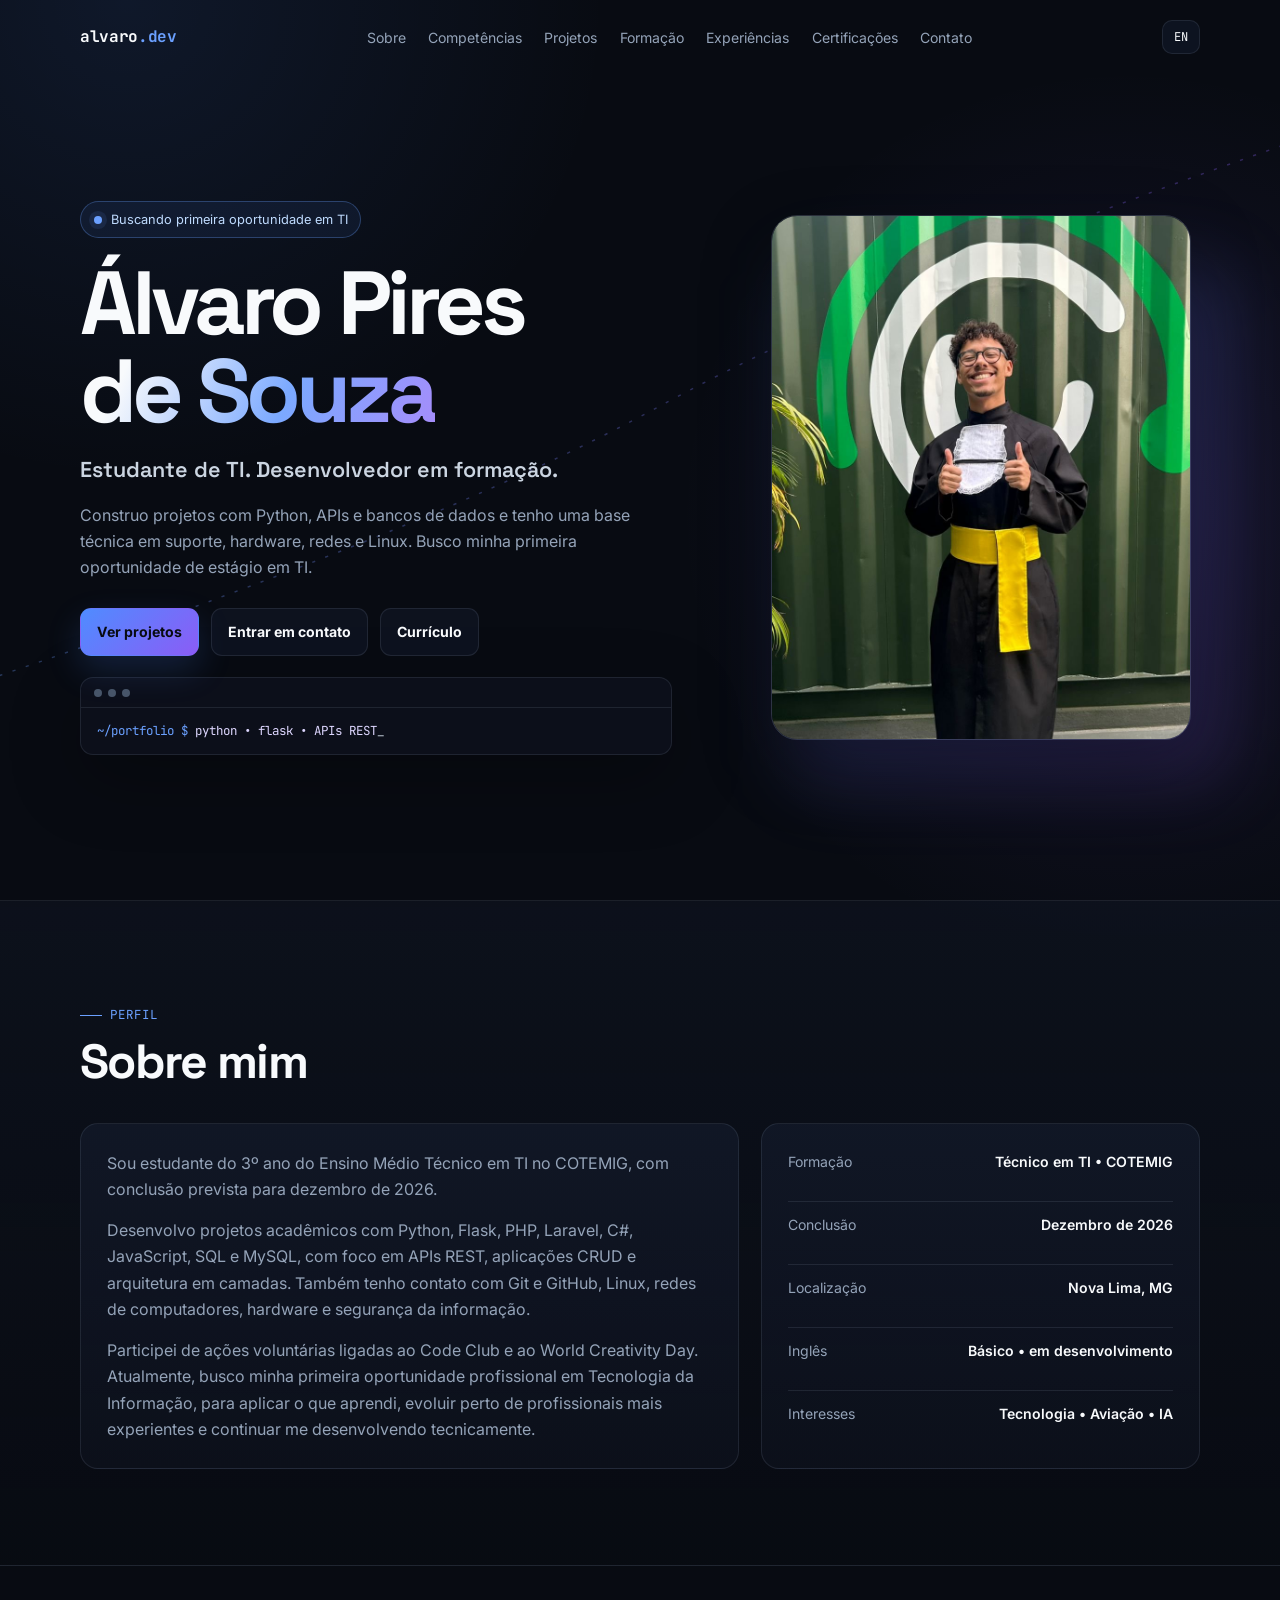
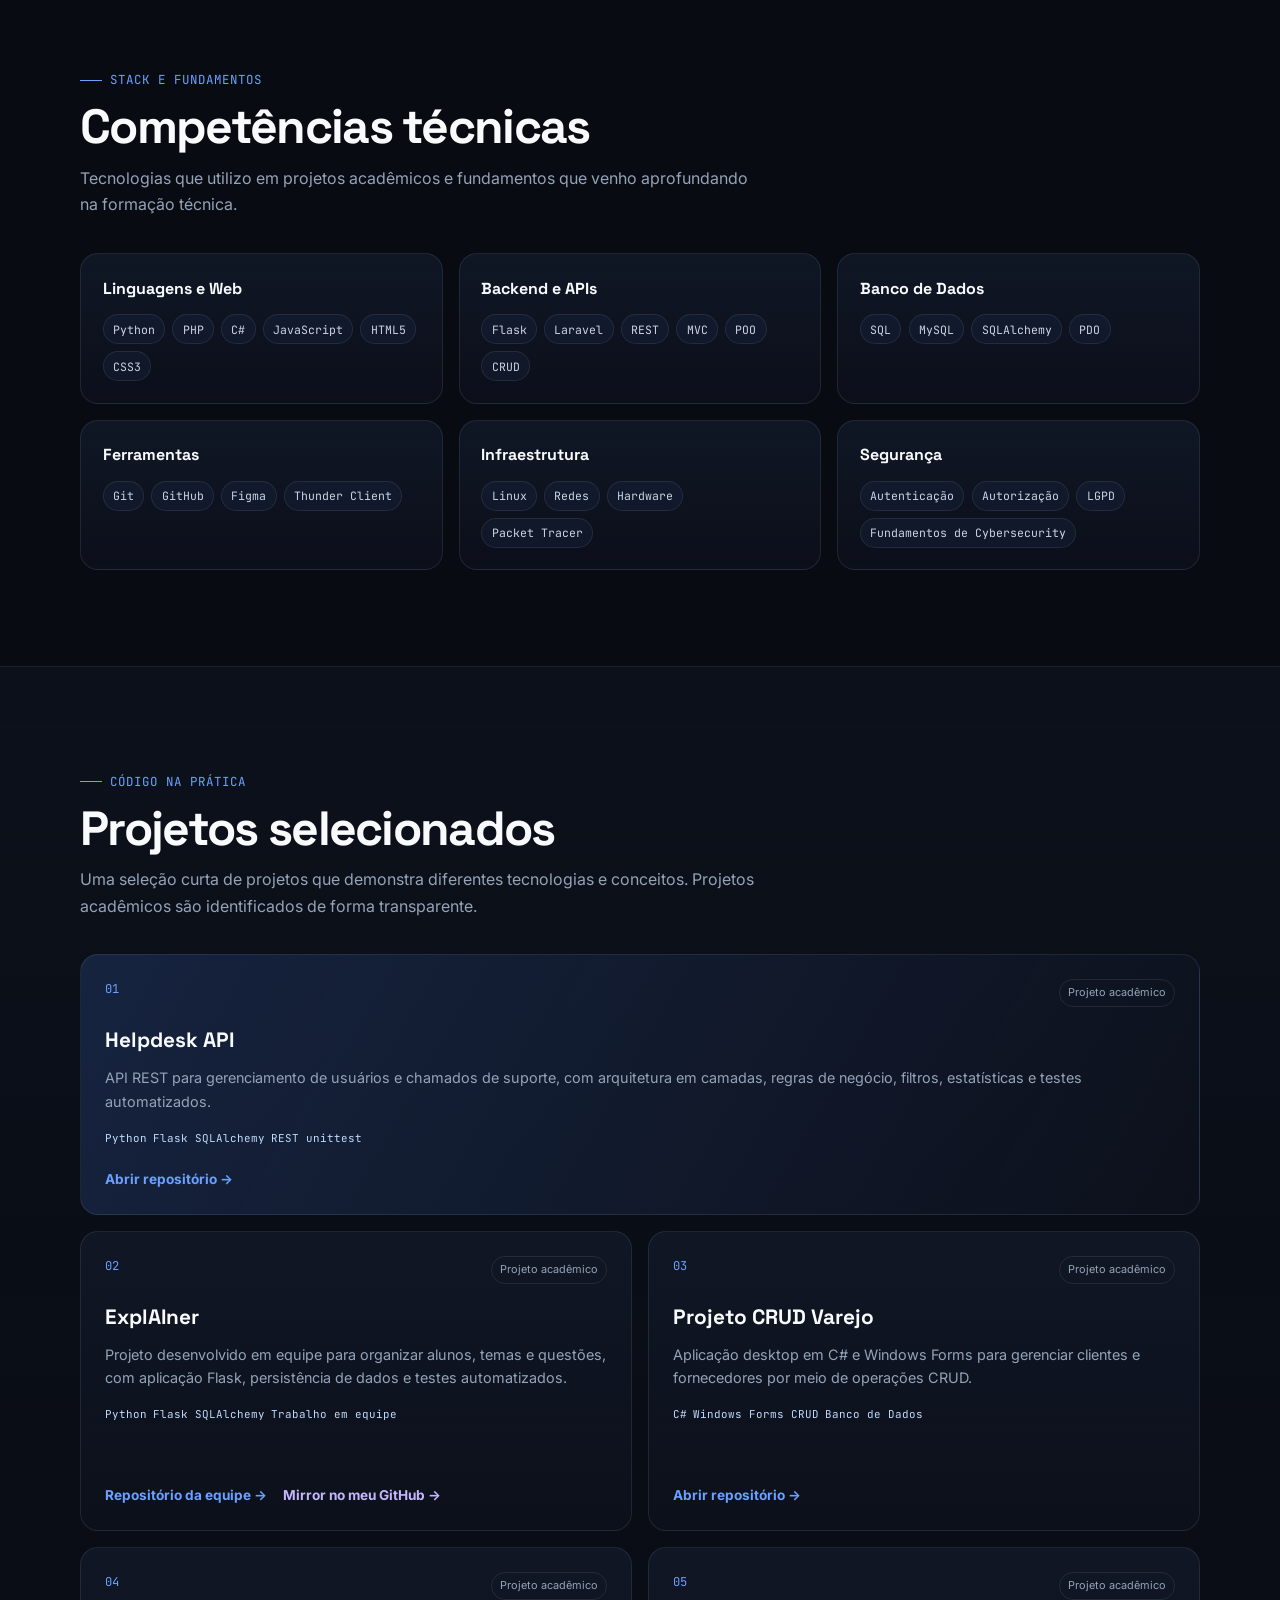
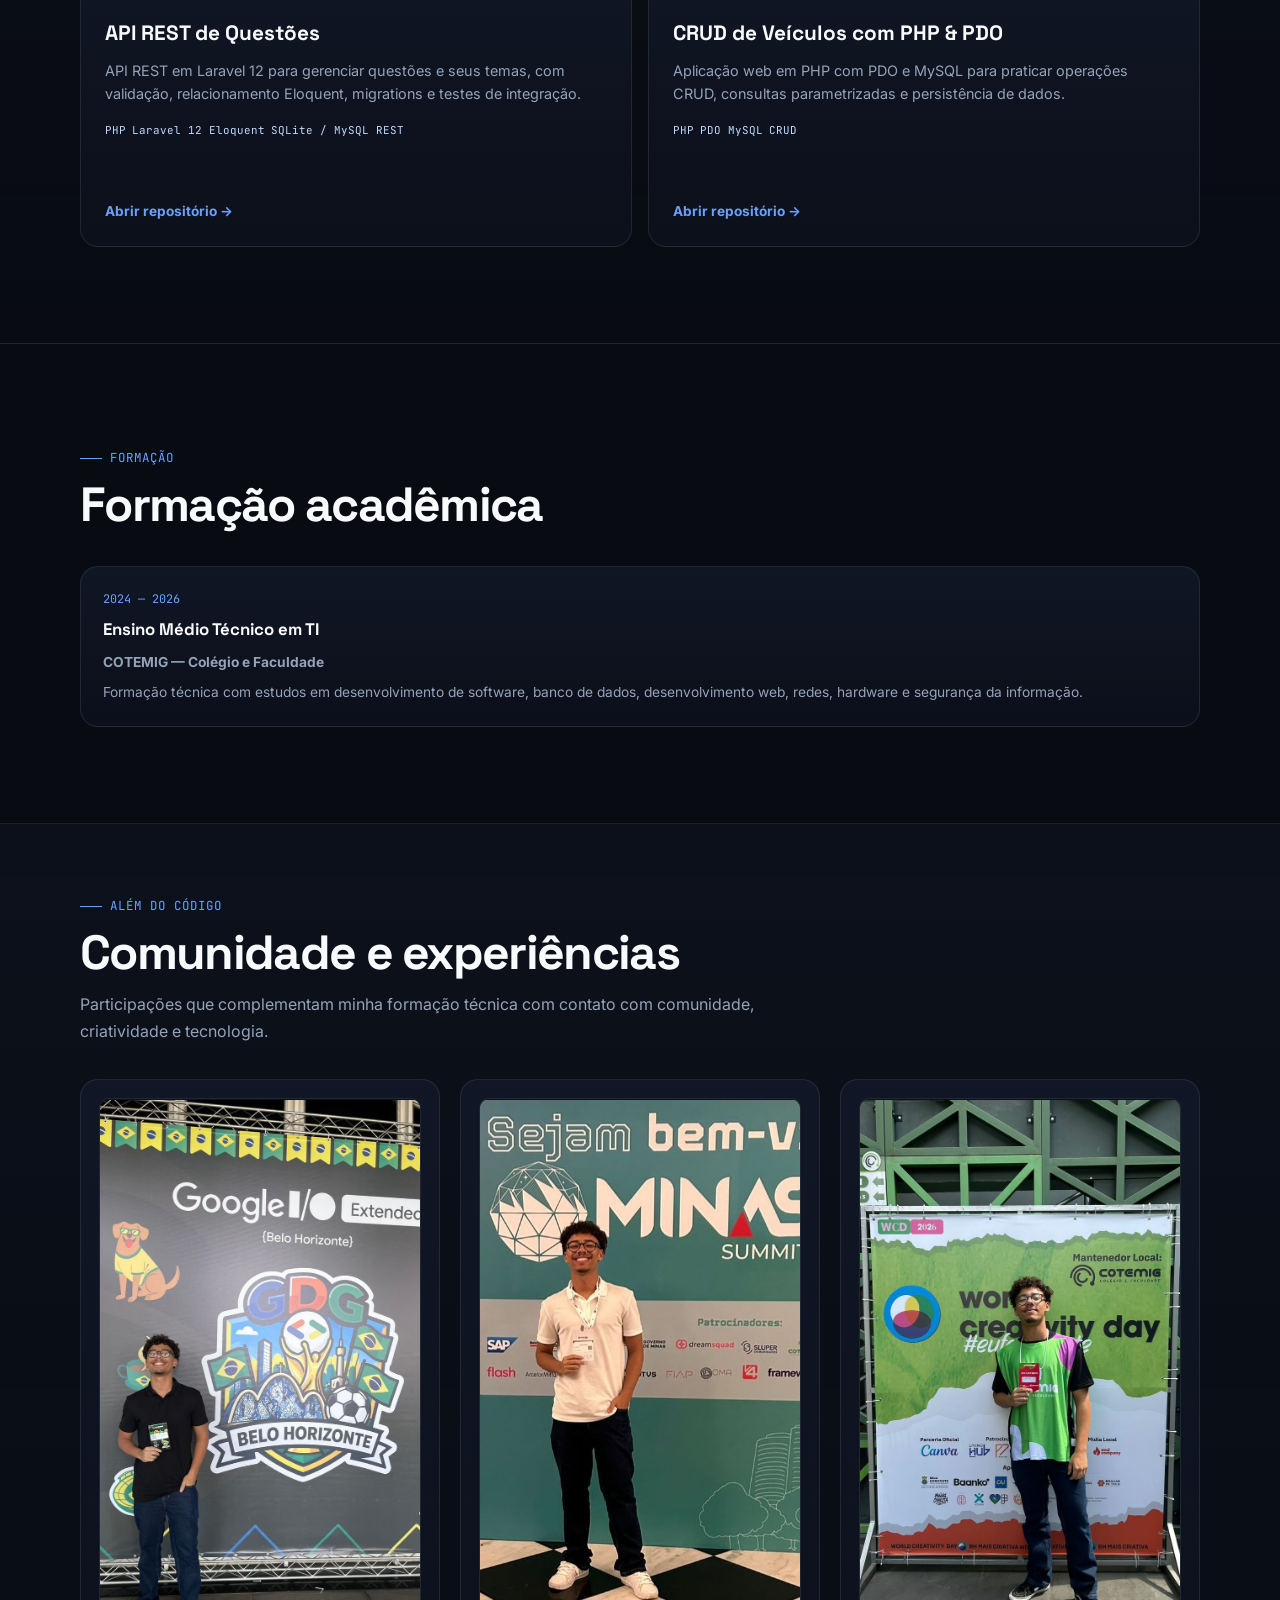
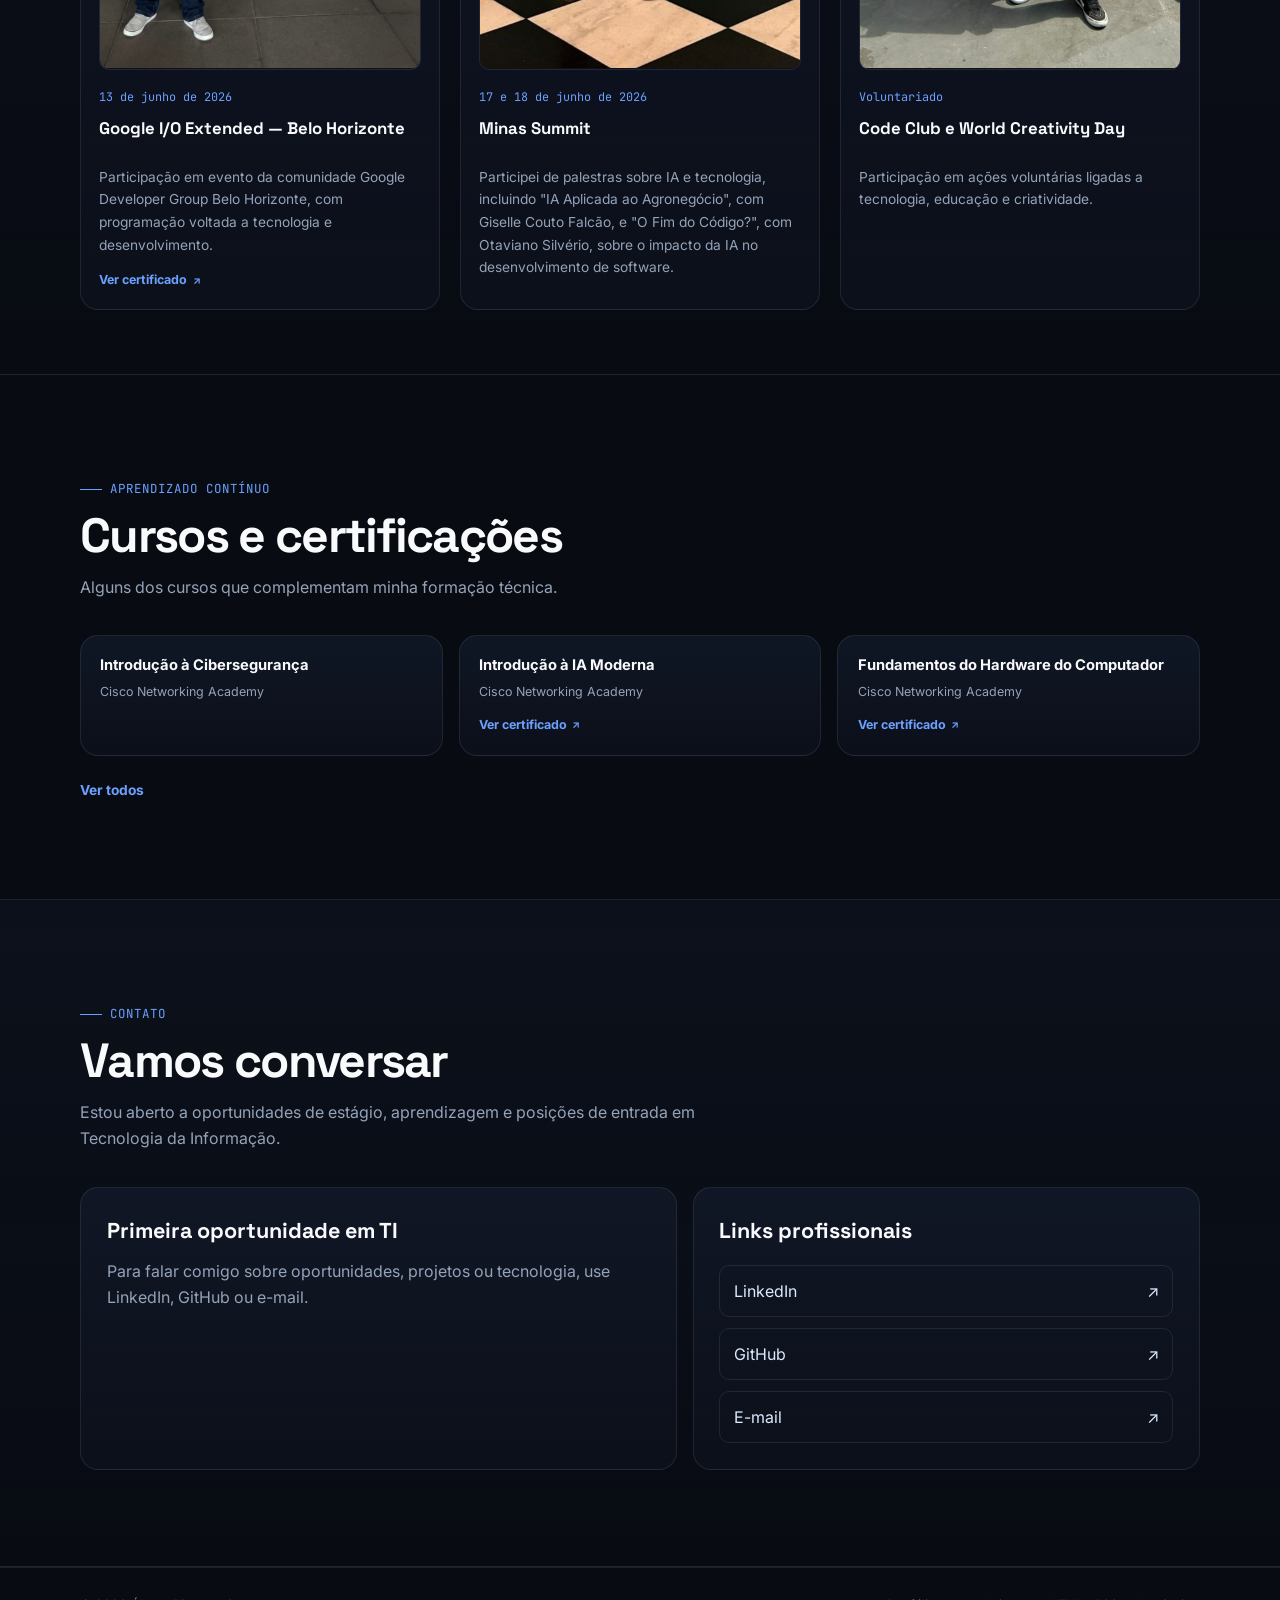
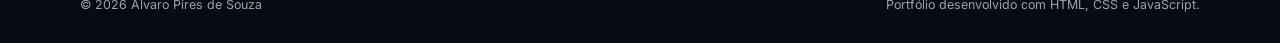
<file: index.html>
<!DOCTYPE html>
<html lang="pt-BR">
<head>
  <meta charset="UTF-8" />
  <meta name="viewport" content="width=device-width, initial-scale=1.0" />
  <meta name="description" content="Portfólio de Álvaro Pires de Souza, estudante de TI e desenvolvedor em formação, com projetos em Python, APIs e bancos de dados." />
  <meta name="theme-color" content="#080b12" />
  <meta property="og:title" content="Álvaro Pires de Souza — Portfólio" />
  <meta property="og:description" content="Estudante de TI e desenvolvedor em formação. Projetos com Python, APIs e bancos de dados." />
  <meta property="og:type" content="website" />
  <meta property="og:url" content="https://alvaro3105.github.io/Portfolio/" />
  <meta property="og:image" content="https://alvaro3105.github.io/Portfolio/assets/images/perfil.jpg" />
  <meta name="twitter:card" content="summary_large_image" />
  <meta name="twitter:title" content="Álvaro Pires de Souza — Portfólio" />
  <meta name="twitter:description" content="Estudante de TI e desenvolvedor em formação. Projetos com Python, APIs e bancos de dados." />
  <meta name="twitter:image" content="https://alvaro3105.github.io/Portfolio/assets/images/perfil.jpg" />
  <link rel="canonical" href="https://alvaro3105.github.io/Portfolio/" />
  <link rel="icon" type="image/svg+xml" href="assets/images/favicon.svg" />
  <title>Álvaro Pires de Souza — Portfólio</title>

  <link rel="preconnect" href="https://fonts.googleapis.com" />
  <link rel="preconnect" href="https://fonts.gstatic.com" crossorigin />
  <link href="https://fonts.googleapis.com/css2?family=Inter:wght@400;500;600;700&family=JetBrains+Mono:wght@400;500;600&family=Space+Grotesk:wght@500;600;700&display=swap" rel="stylesheet" />
  <link rel="stylesheet" href="assets/css/style.css" />
</head>
<body>
  <a class="skip-link" href="#main" data-i18n="skipLink">Pular para o conteúdo</a>

  <header class="site-header" id="siteHeader">
    <div class="container nav">
      <a class="logo" href="#hero" aria-label="Página inicial" data-i18n-label="homeLabel">alvaro<span>.dev</span></a>

      <ul class="nav-links" id="navLinks">
        <li><a href="#sobre" data-i18n="navAbout">Sobre</a></li>
        <li><a href="#competencias" data-i18n="navSkills">Competências</a></li>
        <li><a href="#projetos" data-i18n="navProjects">Projetos</a></li>
        <li><a href="#formacao" data-i18n="navEducation">Formação</a></li>
        <li><a href="#experiencias" data-i18n="navJourney">Experiências</a></li>
        <li><a href="#certificacoes" data-i18n="navCertificates">Certificações</a></li>
        <li><a href="#contato" data-i18n="navContact">Contato</a></li>
      </ul>

      <div class="nav-actions">
        <button class="lang-switch" id="langSwitch" type="button" aria-label="Mudar para inglês">EN</button>
        <button class="menu-btn" id="menuBtn" type="button" aria-label="Abrir menu" aria-controls="navLinks" aria-expanded="false">☰</button>
      </div>
    </div>
  </header>

  <main id="main" tabindex="-1">
    <section class="hero" id="hero">
      <svg class="flight-path" viewBox="0 0 1200 800" preserveAspectRatio="xMidYMid slice" aria-hidden="true" focusable="false">
        <defs>
          <linearGradient id="routeGrad" x1="0%" y1="100%" x2="100%" y2="0%">
            <stop offset="0%" stop-color="#6BA0FF" />
            <stop offset="100%" stop-color="#8B5CF6" />
          </linearGradient>
        </defs>
        <path class="route" d="M -50 650 Q 400 500 620 380 T 1250 120" fill="none" stroke="url(#routeGrad)" stroke-width="1.4" />
        <circle cx="-50" cy="650" r="4" fill="#6BA0FF" />
        <circle cx="1250" cy="120" r="4" fill="#8B5CF6" />
      </svg>
      <div class="container hero-grid">
        <div class="hero-content">
          <div class="availability" data-i18n="availability">Buscando primeira oportunidade em TI</div>
          <h1>Álvaro Pires<br /><span class="gradient-text">de Souza</span></h1>
          <p class="hero-role" data-i18n="heroRole">Estudante de TI. Desenvolvedor em formação.</p>
          <p class="hero-copy" data-i18n="heroCopy">Construo projetos com Python, APIs e bancos de dados e tenho uma base técnica em suporte, hardware, redes e Linux. Busco minha primeira oportunidade de estágio em TI.</p>

          <div class="hero-actions">
            <a class="btn primary" href="#projetos" data-i18n="viewProjects">Ver projetos</a>
            <a class="btn secondary" href="#contato" data-i18n="contactCta">Entrar em contato</a>
            <a class="btn secondary" href="assets/docs/Curriculo_Alvaro_Pires_de_Souza.pdf" target="_blank" rel="noopener" data-i18n="resume">Currículo</a>
          </div>

          <div class="terminal" aria-label="Tecnologias em destaque" data-i18n-label="terminalLabel">
            <div class="terminal-top" aria-hidden="true"><i></i><i></i><i></i></div>
            <div class="terminal-line"><span class="prompt">~/portfolio $ </span><span class="typed" id="typedText"></span><span aria-hidden="true">_</span></div>
          </div>
        </div>

        <div class="hero-photo-wrap reveal">
          <img class="hero-photo" src="assets/images/perfil.jpg" alt="Retrato de Álvaro Pires de Souza" data-i18n-alt="portraitAlt" width="420" height="525" />
        </div>
      </div>
    </section>

    <section class="section alt" id="sobre">
      <div class="container">
        <div class="section-head reveal">
          <div>
            <span class="eyebrow" data-i18n="aboutEyebrow">Perfil</span>
            <h2 data-i18n="aboutTitle">Sobre mim</h2>
          </div>
        </div>

        <div class="about-grid">
          <article class="panel reveal">
            <p data-i18n="aboutP1">Sou estudante do 3º ano do Ensino Médio Técnico em TI no COTEMIG, com conclusão prevista para dezembro de 2026.</p>
            <p data-i18n="aboutP2">Desenvolvo projetos acadêmicos com Python, Flask, PHP, Laravel, C#, JavaScript, SQL e MySQL, com foco em APIs REST, aplicações CRUD e arquitetura em camadas. Também tenho contato com Git e GitHub, Linux, redes de computadores, hardware e segurança da informação.</p>
            <p data-i18n="aboutP3">Participei de ações voluntárias ligadas ao Code Club e ao World Creativity Day. Atualmente, busco minha primeira oportunidade profissional em Tecnologia da Informação, para aplicar o que aprendi, evoluir perto de profissionais mais experientes e continuar me desenvolvendo tecnicamente.</p>
          </article>

          <aside class="panel quick-facts reveal" aria-label="Informações rápidas" data-i18n-label="factsLabel">
            <div class="fact"><span data-i18n="factEducation">Formação</span><span data-i18n="factEducationValue">Técnico em TI • COTEMIG</span></div>
            <div class="fact"><span data-i18n="factConclusion">Conclusão</span><span data-i18n="factConclusionValue">Dezembro de 2026</span></div>
            <div class="fact"><span data-i18n="factLocation">Localização</span><span data-i18n="factLocationValue">Nova Lima, MG</span></div>
            <div class="fact"><span data-i18n="factEnglish">Inglês</span><span data-i18n="factEnglishValue">Básico • em desenvolvimento</span></div>
            <div class="fact"><span data-i18n="factInterests">Interesses</span><span data-i18n="factInterestsValue">Tecnologia • Aviação • IA</span></div>
          </aside>
        </div>
      </div>
    </section>

    <section class="section" id="competencias">
      <div class="container">
        <div class="section-head reveal">
          <div>
            <span class="eyebrow" data-i18n="skillsEyebrow">Stack e fundamentos</span>
            <h2 data-i18n="skillsTitle">Competências técnicas</h2>
            <p class="section-intro" data-i18n="skillsIntro">Tecnologias que utilizo em projetos acadêmicos e fundamentos que venho aprofundando na formação técnica.</p>
          </div>
        </div>

        <div class="skills-grid">
          <article class="skill-card reveal"><h3 data-i18n="langTitle">Linguagens e Web</h3><div class="pills"><span class="pill">Python</span><span class="pill">PHP</span><span class="pill">C#</span><span class="pill">JavaScript</span><span class="pill">HTML5</span><span class="pill">CSS3</span></div></article>
          <article class="skill-card reveal"><h3 data-i18n="backendTitle">Backend e APIs</h3><div class="pills"><span class="pill">Flask</span><span class="pill">Laravel</span><span class="pill">REST</span><span class="pill">MVC</span><span class="pill" data-i18n="oopTag">POO</span><span class="pill">CRUD</span></div></article>
          <article class="skill-card reveal"><h3 data-i18n="dataTitle">Banco de Dados</h3><div class="pills"><span class="pill">SQL</span><span class="pill">MySQL</span><span class="pill">SQLAlchemy</span><span class="pill">PDO</span></div></article>
          <article class="skill-card reveal"><h3 data-i18n="toolsTitle">Ferramentas</h3><div class="pills"><span class="pill">Git</span><span class="pill">GitHub</span><span class="pill">Figma</span><span class="pill">Thunder Client</span></div></article>
          <article class="skill-card reveal"><h3 data-i18n="infraTitle">Infraestrutura</h3><div class="pills"><span class="pill">Linux</span><span class="pill" data-i18n="networksTag">Redes</span><span class="pill">Hardware</span><span class="pill">Packet Tracer</span></div></article>
          <article class="skill-card reveal"><h3 data-i18n="securityTitle">Segurança</h3><div class="pills"><span class="pill" data-i18n="authenticationTag">Autenticação</span><span class="pill" data-i18n="authorizationTag">Autorização</span><span class="pill">LGPD</span><span class="pill" data-i18n="cybersecurityTag">Fundamentos de Cybersecurity</span></div></article>
        </div>
      </div>
    </section>

    <section class="section alt" id="projetos">
      <div class="container">
        <div class="section-head reveal">
          <div>
            <span class="eyebrow" data-i18n="projectsEyebrow">Código na prática</span>
            <h2 data-i18n="projectsTitle">Projetos selecionados</h2>
            <p class="section-intro" data-i18n="projectsIntro">Uma seleção curta de projetos que demonstra diferentes tecnologias e conceitos. Projetos acadêmicos são identificados de forma transparente.</p>
          </div>
        </div>

        <div class="projects-grid">
          <article class="project-card project-card--featured reveal">
            <div class="project-top"><span class="project-number">01</span><span class="project-label" data-i18n="academic">Projeto acadêmico</span></div>
            <h3>Helpdesk API</h3>
            <p data-i18n="helpdeskDesc">API REST para gerenciamento de usuários e chamados de suporte, com arquitetura em camadas, regras de negócio, filtros, estatísticas e testes automatizados.</p>
            <div class="project-tags"><span>Python</span><span>Flask</span><span>SQLAlchemy</span><span>REST</span><span>unittest</span></div>
            <a class="project-link" href="https://github.com/Alvaro3105/Helpdesk" target="_blank" rel="noopener" data-i18n="repoLink">Abrir repositório →</a>
          </article>

          <article class="project-card reveal">
            <div class="project-top"><span class="project-number">02</span><span class="project-label" data-i18n="academic">Projeto acadêmico</span></div>
            <h3>ExplAIner</h3>
            <p data-i18n="explainerDesc">Projeto desenvolvido em equipe para organizar alunos, temas e questões, com aplicação Flask, persistência de dados e testes automatizados.</p>
            <div class="project-tags"><span>Python</span><span>Flask</span><span>SQLAlchemy</span><span data-i18n="teamWork">Trabalho em equipe</span></div>
            <div class="project-links">
              <a class="project-link" href="https://github.com/lucasf0ntana/ExplAInerRepositorio" target="_blank" rel="noopener" data-i18n="canonicalRepoLink">Repositório da equipe →</a>
              <a class="project-link project-link--secondary" href="https://github.com/Alvaro3105/Explainer" target="_blank" rel="noopener" data-i18n="mirrorRepoLink">Mirror no meu GitHub →</a>
            </div>
          </article>

          <article class="project-card reveal">
            <div class="project-top"><span class="project-number">03</span><span class="project-label" data-i18n="academic">Projeto acadêmico</span></div>
            <h3 data-i18n="retailTitle">Projeto CRUD Varejo</h3>
            <p data-i18n="retailDesc">Aplicação desktop em C# e Windows Forms para gerenciar clientes e fornecedores por meio de operações CRUD.</p>
            <div class="project-tags"><span>C#</span><span>Windows Forms</span><span>CRUD</span><span data-i18n="dataTitle">Banco de Dados</span></div>
            <a class="project-link" href="https://github.com/Alvaro3105/projeto-final-crud-varejo" target="_blank" rel="noopener" data-i18n="repoLink">Abrir repositório →</a>
          </article>

          <article class="project-card reveal">
            <div class="project-top"><span class="project-number">04</span><span class="project-label" data-i18n="academic">Projeto acadêmico</span></div>
            <h3 data-i18n="laravelTitle">API REST de Questões</h3>
            <p data-i18n="laravelDesc">API REST em Laravel 12 para gerenciar questões e seus temas, com validação, relacionamento Eloquent, migrations e testes de integração.</p>
            <div class="project-tags"><span>PHP</span><span>Laravel 12</span><span>Eloquent</span><span>SQLite / MySQL</span><span>REST</span></div>
            <a class="project-link" href="https://github.com/Alvaro3105/atividade_integrada" target="_blank" rel="noopener" data-i18n="repoLink">Abrir repositório →</a>
          </article>

          <article class="project-card reveal">
            <div class="project-top"><span class="project-number">05</span><span class="project-label" data-i18n="academic">Projeto acadêmico</span></div>
            <h3 data-i18n="pdoTitle">CRUD de Veículos com PHP &amp; PDO</h3>
            <p data-i18n="pdoDesc">Aplicação web em PHP com PDO e MySQL para praticar operações CRUD, consultas parametrizadas e persistência de dados.</p>
            <div class="project-tags"><span>PHP</span><span>PDO</span><span>MySQL</span><span>CRUD</span></div>
            <a class="project-link" href="https://github.com/Alvaro3105/CRUD-em-PHP-PDO" target="_blank" rel="noopener" data-i18n="repoLink">Abrir repositório →</a>
          </article>
        </div>
      </div>
    </section>

    <section class="section" id="formacao">
      <div class="container">
        <div class="section-head reveal"><div><span class="eyebrow" data-i18n="educationEyebrow">Formação</span><h2 data-i18n="educationTitle">Formação acadêmica</h2></div></div>
        <article class="timeline-item reveal">
          <div class="timeline-date" data-i18n="educationDate">2024 — 2026</div>
          <h3 data-i18n="educationName">Ensino Médio Técnico em TI</h3>
          <p><strong data-i18n="educationSchool">COTEMIG — Colégio e Faculdade</strong></p>
          <p data-i18n="educationDesc">Formação técnica com estudos em desenvolvimento de software, banco de dados, desenvolvimento web, redes, hardware e segurança da informação.</p>
        </article>
      </div>
    </section>

    <section class="section alt" id="experiencias">
      <div class="container">
        <div class="section-head reveal">
          <div>
            <span class="eyebrow" data-i18n="journeyEyebrow">Além do código</span>
            <h2 data-i18n="journeyTitle">Comunidade e experiências</h2>
            <p class="section-intro" data-i18n="journeyIntro">Participações que complementam minha formação técnica com contato com comunidade, criatividade e tecnologia.</p>
          </div>
        </div>

        <div class="timeline">
          <article class="timeline-item reveal">
            <img class="timeline-photo google-photo" src="assets/images/google-io.jpg" alt="Álvaro no Google I/O Extended Belo Horizonte" data-i18n-alt="googlePhotoAlt" loading="lazy" width="900" height="1600" />
            <div class="timeline-content">
              <div class="timeline-date" data-i18n="googleDate">13 de junho de 2026</div>
              <h3 data-i18n="googleTitle">Google I/O Extended — Belo Horizonte</h3>
              <p data-i18n="googleDesc">Participação em evento da comunidade Google Developer Group Belo Horizonte, com programação voltada a tecnologia e desenvolvimento.</p>
              <a class="cert-view" href="assets/docs/certificados/google-io-extended-participacao.pdf" target="_blank" rel="noopener" data-i18n="certView">Ver certificado</a>
            </div>
          </article>

          <article class="timeline-item reveal">
            <img class="timeline-photo minas-photo" src="assets/images/minas-summit.jpg" alt="Álvaro no Minas Summit" data-i18n-alt="minasPhotoAlt" loading="lazy" width="497" height="884" />
            <div class="timeline-content">
              <div class="timeline-date" data-i18n="minasDate">17 e 18 de junho de 2026</div>
              <h3 data-i18n="minasTitle">Minas Summit</h3>
              <p data-i18n="minasDesc">Participei de palestras sobre IA e tecnologia, incluindo "IA Aplicada ao Agronegócio", com Giselle Couto Falcão, e "O Fim do Código?", com Otaviano Silvério.</p>
            </div>
          </article>

          <article class="timeline-item reveal">
            <img class="timeline-photo wcd-photo" src="assets/images/world-creativity-day.jpg" alt="Álvaro em ação voluntária no World Creativity Day" data-i18n-alt="volunteerPhotoAlt" loading="lazy" width="900" height="1600" />
            <div class="timeline-content">
              <div class="timeline-date" data-i18n="volunteerDate">Voluntariado</div>
              <h3 data-i18n="volunteerTitle">Code Club e World Creativity Day</h3>
              <p data-i18n="volunteerDesc">Participação em ações voluntárias ligadas a tecnologia, educação e criatividade.</p>
            </div>
          </article>
        </div>
      </div>
    </section>

    <section class="section" id="certificacoes">
      <div class="container">
        <div class="section-head reveal">
          <div>
            <span class="eyebrow" data-i18n="certificatesEyebrow">Aprendizado contínuo</span>
            <h2 data-i18n="certificatesTitle">Cursos e certificações</h2>
            <p class="section-intro" data-i18n="certificatesIntro">Alguns dos cursos que complementam minha formação técnica.</p>
          </div>
        </div>

        <div class="certificates-grid" id="certificatesGrid">
          <article class="certificate-card reveal"><h3 data-i18n="certCyber">Introdução à Cibersegurança</h3><p data-i18n="cisco">Cisco Networking Academy</p></article>
          <article class="certificate-card reveal"><h3 data-i18n="certAI">Introdução à IA Moderna</h3><p data-i18n="cisco">Cisco Networking Academy</p><a class="cert-view" href="assets/docs/certificados/cisco-introducao-ia-moderna.pdf" target="_blank" rel="noopener" data-i18n="certView">Ver certificado</a></article>
          <article class="certificate-card reveal"><h3 data-i18n="certHardware">Fundamentos do Hardware do Computador</h3><p data-i18n="cisco">Cisco Networking Academy</p><a class="cert-view" href="assets/docs/certificados/cisco-fundamentos-hardware.pdf" target="_blank" rel="noopener" data-i18n="certView">Ver certificado</a></article>
          <article class="certificate-card hidden-cert reveal"><h3 data-i18n="certPacket">Começando com Cisco Packet Tracer</h3><p data-i18n="cisco">Cisco Networking Academy</p></article>
          <article class="certificate-card hidden-cert reveal"><h3 data-i18n="certWeb">Crie um Site Simples usando HTML, CSS e JavaScript</h3><p data-i18n="bradesco">Fundação Bradesco • 2026</p><a class="cert-view" href="assets/docs/certificados/fundacao-bradesco-site-simples.pdf" target="_blank" rel="noopener" data-i18n="certView">Ver certificado</a></article>
          <article class="certificate-card hidden-cert reveal"><h3 data-i18n="certDigital">Conscientização Digital</h3><p data-i18n="cisco">Cisco Networking Academy</p><a class="cert-view" href="assets/docs/certificados/cisco-conscientizacao-digital.pdf" target="_blank" rel="noopener" data-i18n="certView">Ver certificado</a></article>
          <article class="certificate-card hidden-cert reveal"><h3 data-i18n="certDevices">Using Computer and Mobile Devices</h3><p data-i18n="cisco">Cisco Networking Academy</p><a class="cert-view" href="assets/docs/certificados/cisco-using-computer-mobile-devices.pdf" target="_blank" rel="noopener" data-i18n="certView">Ver certificado</a></article>
          <article class="certificate-card hidden-cert reveal"><h3 data-i18n="certCoke">Coletivo Coca-Cola Jovem</h3><p data-i18n="coke">Coletivo Coca-Cola • 2026</p><a class="cert-view" href="assets/docs/certificados/coletivo-coca-cola-jovem.pdf" target="_blank" rel="noopener" data-i18n="certView">Ver certificado</a></article>
        </div>
        <div class="cert-actions reveal"><button type="button" class="text-button" id="certToggle" aria-controls="certificatesGrid" aria-expanded="false" data-i18n="showAll">Ver todos</button></div>
      </div>
    </section>

    <section class="section alt" id="contato">
      <div class="container">
        <div class="section-head reveal">
          <div>
            <span class="eyebrow" data-i18n="contactEyebrow">Contato</span>
            <h2 data-i18n="contactTitle">Vamos conversar</h2>
            <p class="section-intro" data-i18n="contactIntro">Estou aberto a oportunidades de estágio, aprendizagem e posições de entrada em Tecnologia da Informação.</p>
          </div>
        </div>

        <div class="contact-wrap">
          <article class="contact-card reveal">
            <h3 data-i18n="contactCardTitle">Primeira oportunidade em TI</h3>
            <p data-i18n="contactCardText">Para falar comigo sobre oportunidades, projetos ou tecnologia, use LinkedIn, GitHub ou e-mail.</p>
          </article>
          <aside class="contact-card reveal">
            <h3 data-i18n="contactLinksTitle">Links profissionais</h3>
            <div class="contact-links">
              <a href="https://www.linkedin.com/in/alvaro-pires-de-souza/" target="_blank" rel="noopener"><span>LinkedIn</span><span aria-hidden="true">↗</span></a>
              <a href="https://github.com/Alvaro3105" target="_blank" rel="noopener"><span>GitHub</span><span aria-hidden="true">↗</span></a>
              <a href="mailto:ap4321316@gmail.com"><span>E-mail</span><span aria-hidden="true">↗</span></a>
            </div>
          </aside>
        </div>
      </div>
    </section>
  </main>

  <footer>
    <div class="container footer-inner">
      <span>© <span id="year"></span> Álvaro Pires de Souza</span>
      <span data-i18n="footer">Portfólio desenvolvido com HTML, CSS e JavaScript.</span>
    </div>
  </footer>

  <script src="assets/js/main.js" defer></script>
</body>
</html>
</file>
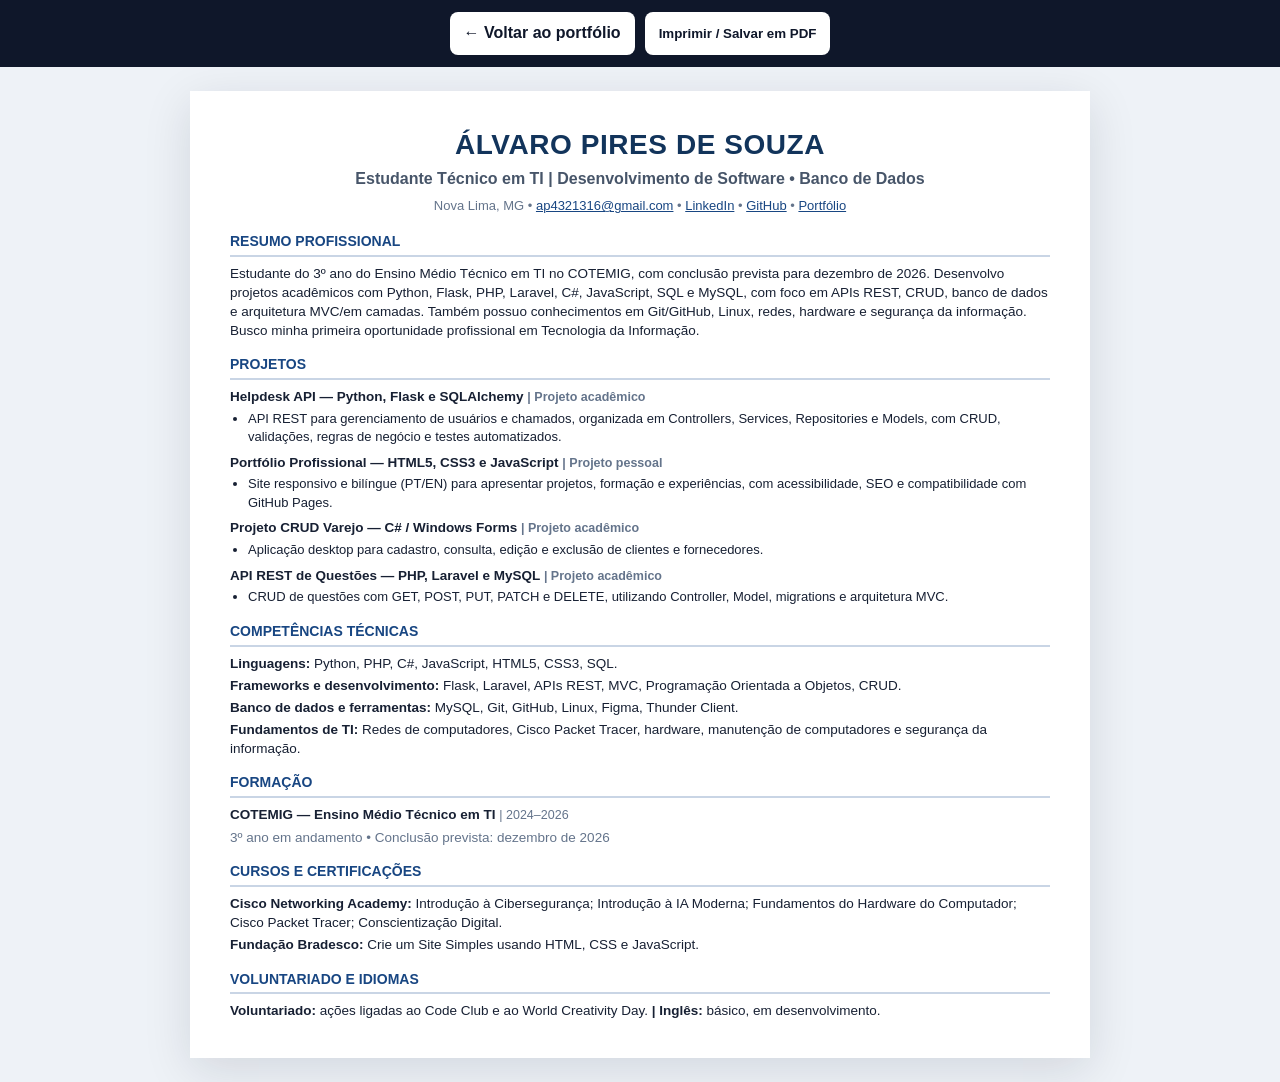
<file: curriculo.html>
<!DOCTYPE html>
<html lang="pt-BR">
<head>
  <meta charset="UTF-8" />
  <meta name="viewport" content="width=device-width, initial-scale=1.0" />
  <meta name="robots" content="noindex" />
  <meta name="theme-color" content="#0f172a" />
  <title>Currículo — Álvaro Pires de Souza</title>
  <style>
    *{box-sizing:border-box}body{margin:0;background:#eef2f7;color:#172033;font-family:Arial,Helvetica,sans-serif;line-height:1.42}.toolbar{position:sticky;top:0;z-index:10;display:flex;justify-content:center;gap:10px;padding:12px;background:#0f172a}.toolbar a,.toolbar button{border:0;border-radius:8px;padding:10px 14px;font-weight:700;cursor:pointer;text-decoration:none;background:#fff;color:#0f172a}.page{width:min(900px,calc(100% - 24px));margin:24px auto;background:#fff;padding:34px 40px;box-shadow:0 12px 45px rgba(15,23,42,.12)}h1{text-align:center;margin:0;color:#12345b;font-size:28px;letter-spacing:.02em}.subtitle{text-align:center;font-weight:700;color:#475569;margin:4px 0}.contact{text-align:center;color:#64748b;font-size:13px;margin:6px 0 16px}.contact a{color:#184682}.section{margin-top:15px}.section h2{font-size:14px;color:#184682;text-transform:uppercase;border-bottom:2px solid #c9d5e5;padding-bottom:3px;margin:0 0 7px}.section p{font-size:13.5px;margin:3px 0}.project{margin:6px 0}.project h3{font-size:13.5px;margin:0}.meta{color:#64748b;font-size:12.5px}.project ul{margin:3px 0 0 18px;padding:0}.project li{font-size:13px;margin:1px 0}.row{font-size:13px;margin:3px 0}.row strong{color:#172033}@media(max-width:650px){.page{padding:24px 20px}.contact{line-height:1.7}.toolbar{position:static;flex-wrap:wrap}}@media print{body{background:#fff}.toolbar{display:none}.page{width:100%;margin:0;padding:10mm 12mm;box-shadow:none}.section{break-inside:avoid}a{color:inherit;text-decoration:none}}
  </style>
</head>
<body>
  <div class="toolbar">
    <a href="index.html">← Voltar ao portfólio</a>
    <button type="button" onclick="window.print()">Imprimir / Salvar em PDF</button>
  </div>
  <main class="page">
    <h1>ÁLVARO PIRES DE SOUZA</h1>
    <p class="subtitle">Estudante Técnico em TI | Desenvolvimento de Software • Banco de Dados</p>
    <p class="contact">Nova Lima, MG • <a href="mailto:ap4321316@gmail.com">ap4321316@gmail.com</a> • <a href="https://www.linkedin.com/in/alvaro-pires-de-souza/" target="_blank" rel="noopener">LinkedIn</a> • <a href="https://github.com/Alvaro3105" target="_blank" rel="noopener">GitHub</a> • <a href="https://alvaro3105.github.io/Portfolio/">Portfólio</a></p>
    <section class="section"><h2>Resumo profissional</h2><p>Estudante do 3º ano do Ensino Médio Técnico em TI no COTEMIG, com conclusão prevista para dezembro de 2026. Desenvolvo projetos acadêmicos com Python, Flask, PHP, Laravel, C#, JavaScript, SQL e MySQL, com foco em APIs REST, CRUD, banco de dados e arquitetura MVC/em camadas. Também possuo conhecimentos em Git/GitHub, Linux, redes, hardware e segurança da informação. Busco minha primeira oportunidade profissional em Tecnologia da Informação.</p></section>
    <section class="section"><h2>Projetos</h2>
      <article class="project"><h3>Helpdesk API — Python, Flask e SQLAlchemy <span class="meta">| Projeto acadêmico</span></h3><ul><li>API REST para gerenciamento de usuários e chamados, organizada em Controllers, Services, Repositories e Models, com CRUD, validações, regras de negócio e testes automatizados.</li></ul></article>
      <article class="project"><h3>Portfólio Profissional — HTML5, CSS3 e JavaScript <span class="meta">| Projeto pessoal</span></h3><ul><li>Site responsivo e bilíngue (PT/EN) para apresentar projetos, formação e experiências, com acessibilidade, SEO e compatibilidade com GitHub Pages.</li></ul></article>
      <article class="project"><h3>Projeto CRUD Varejo — C# / Windows Forms <span class="meta">| Projeto acadêmico</span></h3><ul><li>Aplicação desktop para cadastro, consulta, edição e exclusão de clientes e fornecedores.</li></ul></article>
      <article class="project"><h3>API REST de Questões — PHP, Laravel e MySQL <span class="meta">| Projeto acadêmico</span></h3><ul><li>CRUD de questões com GET, POST, PUT, PATCH e DELETE, utilizando Controller, Model, migrations e arquitetura MVC.</li></ul></article>
    </section>
    <section class="section"><h2>Competências técnicas</h2><p class="row"><strong>Linguagens:</strong> Python, PHP, C#, JavaScript, HTML5, CSS3, SQL.</p><p class="row"><strong>Frameworks e desenvolvimento:</strong> Flask, Laravel, APIs REST, MVC, Programação Orientada a Objetos, CRUD.</p><p class="row"><strong>Banco de dados e ferramentas:</strong> MySQL, Git, GitHub, Linux, Figma, Thunder Client.</p><p class="row"><strong>Fundamentos de TI:</strong> Redes de computadores, Cisco Packet Tracer, hardware, manutenção de computadores e segurança da informação.</p></section>
    <section class="section"><h2>Formação</h2><p><strong>COTEMIG — Ensino Médio Técnico em TI</strong> <span class="meta">| 2024–2026</span></p><p class="meta">3º ano em andamento • Conclusão prevista: dezembro de 2026</p></section>
    <section class="section"><h2>Cursos e certificações</h2><p class="row"><strong>Cisco Networking Academy:</strong> Introdução à Cibersegurança; Introdução à IA Moderna; Fundamentos do Hardware do Computador; Cisco Packet Tracer; Conscientização Digital.</p><p class="row"><strong>Fundação Bradesco:</strong> Crie um Site Simples usando HTML, CSS e JavaScript.</p></section>
    <section class="section"><h2>Voluntariado e idiomas</h2><p class="row"><strong>Voluntariado:</strong> ações ligadas ao Code Club e ao World Creativity Day. <strong>| Inglês:</strong> básico, em desenvolvimento.</p></section>
  </main>
</body>
</html>
</file>
<file: assets/css/style.css>
:root {
  --bg: #080b12;
  --bg-soft: #0d111c;
  --surface: #111827;
  --surface-2: #151d2d;
  --text: #f8fafc;
  --muted: #94a3b8;
  --blue: #4f8cff;
  --blue-light: #6ba0ff;
  --purple: #8b5cf6;
  --border: rgba(148, 163, 184, 0.14);
  --border-strong: rgba(107, 160, 255, 0.3);
  --shadow: 0 24px 70px rgba(0, 0, 0, 0.28);
  --radius: 18px;
  --display: "Space Grotesk", system-ui, sans-serif;
  --body: "Inter", system-ui, sans-serif;
  --mono: "JetBrains Mono", ui-monospace, monospace;
}

* { box-sizing: border-box; margin: 0; padding: 0; }
html { scroll-behavior: smooth; scroll-padding-top: 90px; }
body {
  background:
    radial-gradient(circle at 10% 0%, rgba(79, 140, 255, .10), transparent 30rem),
    radial-gradient(circle at 88% 8%, rgba(139, 92, 246, .10), transparent 28rem),
    var(--bg);
  color: var(--text);
  font-family: var(--body);
  line-height: 1.65;
  overflow-x: hidden;
}

a { color: inherit; }
button, a { -webkit-tap-highlight-color: transparent; }
img { max-width: 100%; display: block; }
::selection { background: rgba(79, 140, 255, .32); color: #fff; }

a:focus-visible, button:focus-visible, [tabindex]:focus-visible {
  outline: 2px solid var(--blue-light);
  outline-offset: 3px;
  border-radius: 6px;
}
#main:focus { outline: none; }

.skip-link {
  position: fixed;
  left: 1rem;
  top: -5rem;
  z-index: 999;
  padding: .7rem 1rem;
  border-radius: 10px;
  background: var(--text);
  color: var(--bg);
  text-decoration: none;
  font-weight: 700;
}
.skip-link:focus { top: 1rem; }

.container { width: min(1120px, calc(100% - 2.5rem)); margin-inline: auto; }
.section { padding: 6rem 0; position: relative; }
.section.alt { background: linear-gradient(180deg, rgba(17,24,39,.42), rgba(8,11,18,.2)); border-block: 1px solid var(--border); }
.section-head { display: flex; align-items: end; justify-content: space-between; gap: 2rem; margin-bottom: 2.2rem; }
.eyebrow {
  display: inline-flex;
  align-items: center;
  gap: .5rem;
  font-family: var(--mono);
  color: var(--blue-light);
  font-size: .78rem;
  letter-spacing: .08em;
  text-transform: uppercase;
  margin-bottom: .65rem;
}
.eyebrow::before { content: ""; width: 22px; height: 1px; background: currentColor; }
.section h2 { font-family: var(--display); font-size: clamp(2rem, 4vw, 3rem); line-height: 1.08; letter-spacing: -.035em; }
.section-intro { max-width: 680px; color: var(--muted); margin-top: .75rem; }

/* Nav */
.site-header {
  position: fixed;
  inset: 0 0 auto;
  z-index: 100;
  border-bottom: 1px solid transparent;
  transition: background .25s, border-color .25s;
}
.site-header.scrolled { background: rgba(8, 11, 18, .86); backdrop-filter: blur(18px); border-color: var(--border); }
.nav { min-height: 74px; display: flex; align-items: center; justify-content: space-between; gap: 1rem; }
.logo { font-family: var(--mono); font-weight: 700; text-decoration: none; letter-spacing: -.02em; }
.logo span { color: var(--blue-light); }
.nav-links { display: flex; gap: 1.4rem; list-style: none; align-items: center; }
.nav-links a { text-decoration: none; color: var(--muted); font-size: .88rem; transition: color .2s; }
.nav-links a:hover, .nav-links a:focus-visible { color: var(--text); }
.nav-actions { display: flex; align-items: center; gap: .65rem; }
.lang-switch {
  border: 1px solid var(--border);
  background: rgba(17,24,39,.7);
  color: var(--text);
  border-radius: 10px;
  padding: .48rem .7rem;
  font-family: var(--mono);
  font-size: .76rem;
  cursor: pointer;
}
.menu-btn { display: none; background: transparent; color: var(--text); border: 1px solid var(--border); border-radius: 10px; width: 42px; height: 42px; font-size: 1.15rem; }

/* Hero */
.hero { min-height: 100vh; display: grid; align-items: center; padding: 8.5rem 0 5rem; position: relative; isolation: isolate; }
.hero-grid { display: grid; grid-template-columns: 1.15fr .85fr; align-items: center; gap: clamp(2.5rem, 7vw, 6rem); }

/* Rota de voo discreta no fundo do Hero - detalhe pessoal (aviacao), puramente decorativo */
.flight-path { position: absolute; inset: 0; z-index: -1; opacity: .3; pointer-events: none; }
.flight-path path { stroke-dasharray: 3 10; }
.flight-path circle { opacity: .8; }
@media (prefers-reduced-motion: no-preference) {
  .flight-path .route { animation: flight-dash 70s linear infinite; }
}
@keyframes flight-dash { to { stroke-dashoffset: -2000; } }
@media (max-width: 900px) { .flight-path { opacity: .18; } }
.availability {
  display: inline-flex; align-items: center; gap: .55rem;
  padding: .45rem .8rem;
  border: 1px solid var(--border-strong);
  background: rgba(79,140,255,.08);
  border-radius: 999px;
  color: #bfdbfe;
  font-size: .8rem;
  margin-bottom: 1.35rem;
}
.availability::before { content: ""; width: 8px; height: 8px; border-radius: 50%; background: var(--blue-light); box-shadow: 0 0 0 5px rgba(107,160,255,.10); }
.hero h1 { font-family: var(--display); font-size: clamp(3rem, 7vw, 5.6rem); line-height: .98; letter-spacing: -.055em; margin-bottom: 1rem; }
.gradient-text { background: linear-gradient(115deg, #f8fafc 15%, #7ba9ff 58%, #a78bfa); -webkit-background-clip: text; background-clip: text; color: transparent; }
.hero-role { color: #cbd5e1; font-family: var(--display); font-size: clamp(1.05rem, 2vw, 1.35rem); font-weight: 600; margin-bottom: .9rem; }
.hero-copy { color: var(--muted); max-width: 640px; font-size: 1rem; }
.hero-actions { display: flex; flex-wrap: wrap; gap: .75rem; margin-top: 1.7rem; }
.btn {
  display: inline-flex; align-items: center; justify-content: center; gap: .5rem;
  min-height: 44px;
  padding: .7rem 1rem;
  border-radius: 11px;
  text-decoration: none;
  font-weight: 700;
  font-size: .88rem;
  border: 1px solid var(--border);
  transition: transform .2s, border-color .2s, background .2s;
}
.btn:hover { transform: translateY(-2px); }
.btn.primary { background: linear-gradient(135deg, var(--blue), var(--purple)); color: var(--bg); border-color: transparent; box-shadow: 0 14px 34px rgba(79,140,255,.18); }
.btn.secondary { background: rgba(17,24,39,.62); color: var(--text); }
.btn.secondary:hover { border-color: var(--border-strong); }
.terminal {
  margin-top: 1.35rem;
  width: min(100%, 620px);
  border: 1px solid var(--border);
  background: rgba(13,17,28,.86);
  border-radius: 13px;
  overflow: hidden;
  box-shadow: var(--shadow);
}
.terminal-top { display: flex; gap: 6px; padding: .65rem .8rem; border-bottom: 1px solid var(--border); }
.terminal-top i { width: 8px; height: 8px; border-radius: 50%; background: #475569; }
.terminal-line { padding: .8rem 1rem; font-family: var(--mono); font-size: .78rem; color: #cbd5e1; min-height: 46px; }
.terminal-line .prompt { color: var(--blue-light); }
.terminal-line .typed { color: #ddd6fe; }

.hero-photo-wrap { position: relative; isolation: isolate; }
.hero-photo-wrap::before {
  content: "";
  position: absolute;
  inset: 10% -7% -8% 7%;
  border-radius: 28px;
  background: linear-gradient(135deg, rgba(79,140,255,.22), rgba(139,92,246,.18));
  filter: blur(35px);
  z-index: -1;
}
.hero-photo {
  width: min(100%, 420px);
  height: auto;
  margin-inline: auto;
  aspect-ratio: 4 / 5;
  object-fit: cover;
  object-position: center;
  border-radius: 26px;
  border: 1px solid rgba(148,163,184,.24);
  box-shadow: var(--shadow);
}
.photo-note { margin-top: .8rem; color: var(--muted); font-family: var(--mono); font-size: .72rem; text-align: center; }

/* Cards */
.about-grid { display: grid; grid-template-columns: 1.2fr .8fr; gap: 1.4rem; }
.panel, .project-card, .skill-card, .timeline-item, .certificate-card, .contact-card {
  border: 1px solid var(--border);
  background: linear-gradient(180deg, rgba(17,24,39,.9), rgba(13,17,28,.82));
  border-radius: var(--radius);
}
.panel { padding: 1.6rem; }
.panel p { color: var(--muted); }
.panel p + p { margin-top: .9rem; }
.quick-facts { display: grid; gap: .7rem; }
.fact { display: flex; justify-content: space-between; gap: 1rem; padding-bottom: .65rem; border-bottom: 1px solid var(--border); font-size: .88rem; }
.fact:last-child { border-bottom: 0; padding-bottom: 0; }
.fact span:first-child { color: var(--muted); }
.fact span:last-child { text-align: right; font-weight: 600; }

.skills-grid { display: grid; grid-template-columns: repeat(3, 1fr); gap: 1rem; }
.skill-card { padding: 1.35rem; }
.skill-card h3 { font-family: var(--display); font-size: 1rem; margin-bottom: .75rem; }
.pills { display: flex; flex-wrap: wrap; gap: .45rem; }
.pill { padding: .28rem .58rem; border-radius: 999px; border: 1px solid var(--border); background: rgba(79,140,255,.06); color: #cbd5e1; font-family: var(--mono); font-size: .72rem; }

.projects-grid { display: grid; grid-template-columns: repeat(2, 1fr); gap: 1rem; }
.project-card { padding: 1.5rem; display: flex; flex-direction: column; min-height: 300px; transition: transform .2s, border-color .2s; }
.project-card--featured { grid-column: 1 / -1; min-height: 260px; background: linear-gradient(120deg, rgba(23,37,65,.96), rgba(13,17,28,.84)); }
.project-card:hover { transform: translateY(-4px); border-color: var(--border-strong); }
.project-top { display: flex; align-items: flex-start; justify-content: space-between; gap: 1rem; }
.project-number { font-family: var(--mono); color: var(--blue-light); font-size: .76rem; }
.project-label { padding: .24rem .5rem; border-radius: 999px; border: 1px solid var(--border); color: var(--muted); font-size: .68rem; }
.project-card h3 { font-family: var(--display); font-size: 1.3rem; margin: 1rem 0 .55rem; }
.project-card p { color: var(--muted); font-size: .9rem; }
.project-tags { display: flex; flex-wrap: wrap; gap: .4rem; margin: 1rem 0 1.25rem; }
.project-tags span { font-family: var(--mono); font-size: .68rem; color: #bfdbfe; }
.project-links { display: flex; flex-wrap: wrap; align-items: center; gap: .65rem 1rem; margin-top: auto; }
.project-link { margin-top: auto; text-decoration: none; font-weight: 700; font-size: .85rem; color: var(--blue-light); }
.project-links .project-link { margin-top: 0; }
.project-link--secondary { color: #c4b5fd; }
.project-link:hover { color: #fff; }

.timeline { display: grid; grid-template-columns: repeat(3, minmax(0, 1fr)); gap: 1.25rem; align-items: stretch; }
.timeline-item { padding: 1.4rem; }
.timeline > .timeline-item { display: flex; flex-direction: column; min-width: 0; padding: 1.15rem; gap: 1.15rem; }
.timeline-content { display: flex; flex-direction: column; flex: 1; }
.timeline .timeline-item h3 { min-height: 2.6em; }
.timeline .cert-view { align-self: flex-start; margin-top: auto; padding-top: .85rem; }
.timeline-date { color: var(--blue-light); font-family: var(--mono); font-size: .74rem; margin-bottom: .45rem; }
.timeline-item h3 { font-family: var(--display); font-size: 1.05rem; }
.timeline-item p { color: var(--muted); font-size: .86rem; margin-top: .45rem; }

.certificates-grid { display: grid; grid-template-columns: repeat(3, 1fr); gap: 1rem; }
.certificate-card { padding: 1.2rem; }
.certificate-card h3 { font-size: .92rem; line-height: 1.35; }
.certificate-card p { color: var(--muted); font-size: .78rem; margin-top: .4rem; }
.certificate-card.hidden-cert { display: none; }
.show-all-certs .certificate-card.hidden-cert { display: block; }
.cert-actions { margin-top: 1.25rem; }
.text-button { background: transparent; color: var(--blue-light); border: 0; font: 700 .86rem var(--body); cursor: pointer; padding: .3rem 0; }
.cert-view { display: inline-flex; align-items: center; gap: .35rem; margin-top: .75rem; color: var(--blue-light); text-decoration: none; font-size: .78rem; font-weight: 700; }
.cert-view:hover { color: #fff; }
.cert-view::after { content: "↗"; font-size: .82em; }

.timeline-photo {
  width: 100%;
  height: auto;
  aspect-ratio: 9 / 16;
  object-fit: contain;
  background: var(--bg-soft);
  flex-shrink: 0;
  border-radius: 10px;
  border: 1px solid var(--border);
  margin: 0;
}
#experiencias { padding-block: 4rem; }

.contact-wrap { display: grid; grid-template-columns: 1fr .85fr; gap: 1rem; }
.contact-card { padding: 1.6rem; }
.contact-card h3 { font-family: var(--display); font-size: 1.35rem; margin-bottom: .55rem; }
.contact-card p { color: var(--muted); }
.contact-links { display: grid; gap: .65rem; margin-top: 1rem; }
.contact-links a { display: flex; align-items: center; justify-content: space-between; gap: 1rem; text-decoration: none; padding: .75rem .85rem; border: 1px solid var(--border); border-radius: 10px; color: #dbeafe; }
.contact-links a:hover { border-color: var(--border-strong); }

footer { border-top: 1px solid var(--border); padding: 1.7rem 0; color: var(--muted); font-size: .78rem; }
.footer-inner { display: flex; justify-content: space-between; gap: 1rem; align-items: center; }

.reveal { opacity: 0; transform: translateY(18px); transition: opacity .55s ease, transform .55s ease; }
.reveal.visible { opacity: 1; transform: translateY(0); }

@media (min-width: 621px) and (max-width: 1000px) {
  .timeline { grid-template-columns: 1fr; }
  .timeline > .timeline-item { display: grid; grid-template-columns: 180px minmax(0, 1fr); gap: 1.5rem; align-items: center; }
  .timeline .timeline-item h3 { min-height: 0; }
  .timeline .cert-view { margin-top: .75rem; padding-top: 0; }
}

@media (max-width: 900px) {
  .nav-links { position: fixed; top: 74px; left: 1rem; right: 1rem; display: none; flex-direction: column; align-items: stretch; gap: 0; padding: .7rem; background: rgba(13,17,28,.97); border: 1px solid var(--border); border-radius: 14px; box-shadow: var(--shadow); }
  .nav-links.open { display: flex; }
  .nav-links a { display: block; padding: .8rem; }
  .menu-btn { display: inline-grid; place-items: center; }
  .hero-grid, .about-grid, .contact-wrap { grid-template-columns: 1fr; }
  .hero-copy { max-width: 100%; }
  .hero-photo-wrap { order: 1; width: min(70vw, 330px); margin: 0 auto; }
  .hero-photo { aspect-ratio: 4 / 5; }
  .skills-grid { grid-template-columns: repeat(2, 1fr); }
  .certificates-grid { grid-template-columns: repeat(2, 1fr); }
}

@media (max-width: 620px) {
  .container { width: min(100% - 1.4rem, 1120px); }
  .section { padding: 4.5rem 0; }
  #experiencias { padding-block: 3.25rem; }
  .hero { padding-top: 6.5rem; }
  .hero-photo-wrap { width: min(70vw, 270px); }
  .hero h1 { font-size: clamp(2.65rem, 15vw, 4rem); }
  .hero-actions .btn { flex: 1 1 46%; }
  .skills-grid, .projects-grid, .timeline, .certificates-grid { grid-template-columns: 1fr; }
  .timeline-photo { width: min(100%, 260px); align-self: center; }
  .timeline .timeline-item h3 { min-height: 0; }
  .timeline .cert-view { margin-top: .75rem; padding-top: 0; }
  .project-card--featured { grid-column: auto; }
  .section-head { align-items: flex-start; flex-direction: column; }
  .footer-inner { flex-direction: column; align-items: flex-start; }
  .nav { min-height: 68px; }
  .nav-links { top: 68px; }
}

@media (prefers-reduced-motion: reduce) {
  html { scroll-behavior: auto; }
  *, *::before, *::after { animation: none !important; transition: none !important; }
  .reveal { opacity: 1; transform: none; }
}
</file>
